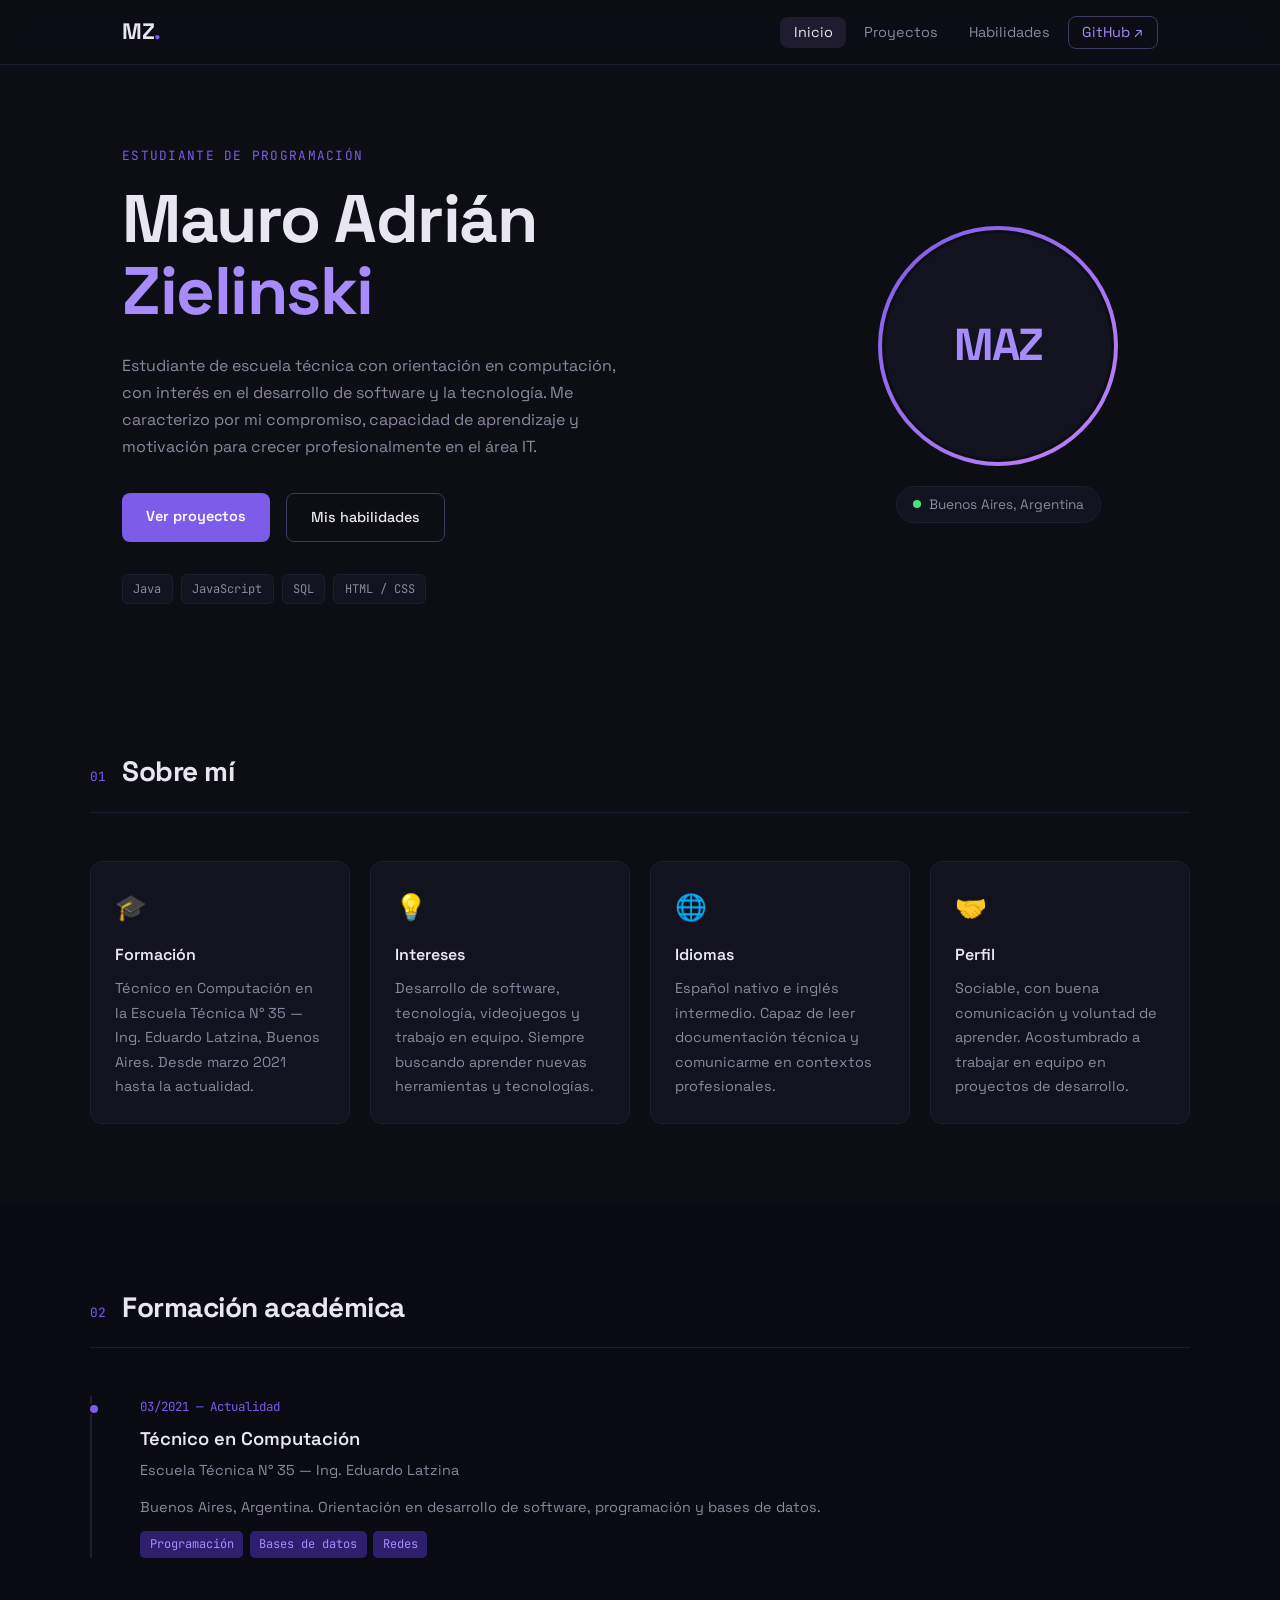
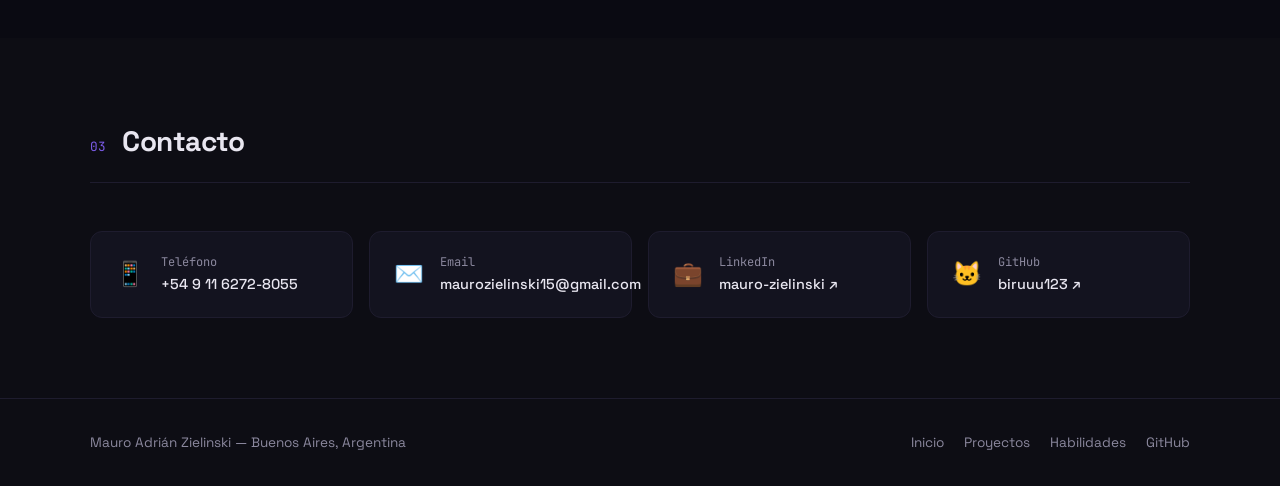
<file: index.html>
<!DOCTYPE html>
<html lang="es">
<head>
  <meta charset="UTF-8" />
  <meta name="viewport" content="width=device-width, initial-scale=1.0"/>
  <title>Mauro Zielinski — Estudiante de Programación</title>
  <link rel="preconnect" href="https://fonts.googleapis.com"/>
  <link rel="preconnect" href="https://fonts.gstatic.com" crossorigin/>
  <link href="https://fonts.googleapis.com/css2?family=Space+Grotesk:wght@300;400;500;600;700&family=JetBrains+Mono:wght@400;500&display=swap" rel="stylesheet"/>
  <link rel="stylesheet" href="style.css"/>
</head>
<body>

  <nav class="navbar">
    <div class="nav-inner">
      <a href="index.html" class="nav-logo">MZ<span class="dot">.</span></a>
      <ul class="nav-links">
        <li><a href="index.html" class="active">Inicio</a></li>
        <li><a href="proyectos.html">Proyectos</a></li>
        <li><a href="habilidades.html">Habilidades</a></li>
        <li><a href="https://github.com/biruuu123" target="_blank" class="btn-outline">GitHub ↗</a></li>
      </ul>
      <button class="nav-toggle" aria-label="Menú">&#9776;</button>
    </div>
  </nav>

  <main>

    <!-- HERO -->
    <section class="hero">
      <div class="hero-grid">
        <div class="hero-text">
          <span class="eyebrow">Estudiante de Programación</span>
          <h1>Mauro Adrián<br><span class="accent">Zielinski</span></h1>
          <p class="hero-bio">
            Estudiante de escuela técnica con orientación en computación, con interés en el desarrollo de software y la tecnología. Me caracterizo por mi compromiso, capacidad de aprendizaje y motivación para crecer profesionalmente en el área IT.
          </p>
          <div class="hero-cta">
            <a href="pages/proyectos.html" class="btn-primary">Ver proyectos</a>
            <a href="pages/habilidades.html" class="btn-secondary">Mis habilidades</a>
          </div>
          <div class="hero-badges">
            <span class="badge">Java</span>
            <span class="badge">JavaScript</span>
            <span class="badge">SQL</span>
            <span class="badge">HTML / CSS</span>
          </div>
        </div>
        <div class="hero-photo-wrap">
          <div class="photo-ring">
            <div class="photo-placeholder">MAZ</div>
          </div>
          <div class="location-tag">
            <span class="dot-pulse"></span>
            Buenos Aires, Argentina
          </div>
        </div>
      </div>
    </section>

    <!-- SOBRE MÍ -->
    <section class="section" id="sobre-mi">
      <div class="container">
        <div class="section-header">
          <span class="section-tag">01</span>
          <h2>Sobre mí</h2>
        </div>
        <div class="about-grid">
          <div class="about-card">
            <div class="about-icon">🎓</div>
            <h3>Formación</h3>
            <p>Técnico en Computación en la Escuela Técnica N° 35 — Ing. Eduardo Latzina, Buenos Aires. Desde marzo 2021 hasta la actualidad.</p>
          </div>
          <div class="about-card">
            <div class="about-icon">💡</div>
            <h3>Intereses</h3>
            <p>Desarrollo de software, tecnología, videojuegos y trabajo en equipo. Siempre buscando aprender nuevas herramientas y tecnologías.</p>
          </div>
          <div class="about-card">
            <div class="about-icon">🌐</div>
            <h3>Idiomas</h3>
            <p>Español nativo e inglés intermedio. Capaz de leer documentación técnica y comunicarme en contextos profesionales.</p>
          </div>
          <div class="about-card">
            <div class="about-icon">🤝</div>
            <h3>Perfil</h3>
            <p>Sociable, con buena comunicación y voluntad de aprender. Acostumbrado a trabajar en equipo en proyectos de desarrollo.</p>
          </div>
        </div>
      </div>
    </section>

    <!-- FORMACIÓN -->
    <section class="section section-dark" id="formacion">
      <div class="container">
        <div class="section-header">
          <span class="section-tag">02</span>
          <h2>Formación académica</h2>
        </div>
        <div class="timeline">
          <div class="timeline-item">
            <div class="timeline-dot"></div>
            <div class="timeline-content">
              <span class="timeline-date">03/2021 — Actualidad</span>
              <h3>Técnico en Computación</h3>
              <p class="timeline-place">Escuela Técnica N° 35 — Ing. Eduardo Latzina</p>
              <p>Buenos Aires, Argentina. Orientación en desarrollo de software, programación y bases de datos.</p>
              <div class="tag-row">
                <span class="tag">Programación</span>
                <span class="tag">Bases de datos</span>
                <span class="tag">Redes</span>
              </div>
            </div>
          </div>
        </div>
      </div>
    </section>

    <!-- CONTACTO RÁPIDO -->
    <section class="section" id="contacto">
      <div class="container">
        <div class="section-header">
          <span class="section-tag">03</span>
          <h2>Contacto</h2>
        </div>
        <div class="contact-grid">
          <a href="tel:+5491162728055" class="contact-card">
            <span class="contact-icon">📱</span>
            <div>
              <span class="contact-label">Teléfono</span>
              <span class="contact-value">+54 9 11 6272-8055</span>
            </div>
          </a>
          <a href="mailto:maurozielinski15@gmail.com" class="contact-card">
            <span class="contact-icon">✉️</span>
            <div>
              <span class="contact-label">Email</span>
              <span class="contact-value">maurozielinski15@gmail.com</span>
            </div>
          </a>
          <a href="https://linkedin.com/in/mauro-zielinski" target="_blank" class="contact-card">
            <span class="contact-icon">💼</span>
            <div>
              <span class="contact-label">LinkedIn</span>
              <span class="contact-value">mauro-zielinski ↗</span>
            </div>
          </a>
          <a href="https://github.com/biruuu123" target="_blank" class="contact-card">
            <span class="contact-icon">🐱</span>
            <div>
              <span class="contact-label">GitHub</span>
              <span class="contact-value">biruuu123 ↗</span>
            </div>
          </a>
        </div>
      </div>
    </section>

  </main>

  <footer class="footer">
    <div class="container">
      <p>Mauro Adrián Zielinski &mdash; Buenos Aires, Argentina</p>
      <div class="footer-links">
        <a href="index.html">Inicio</a>
        <a href="pages/proyectos.html">Proyectos</a>
        <a href="pages/habilidades.html">Habilidades</a>
        <a href="https://github.com/biruuu123" target="_blank">GitHub</a>
      </div>
    </div>
  </footer>

  <script src="main.js"></script>
</body>
</html>
</file>
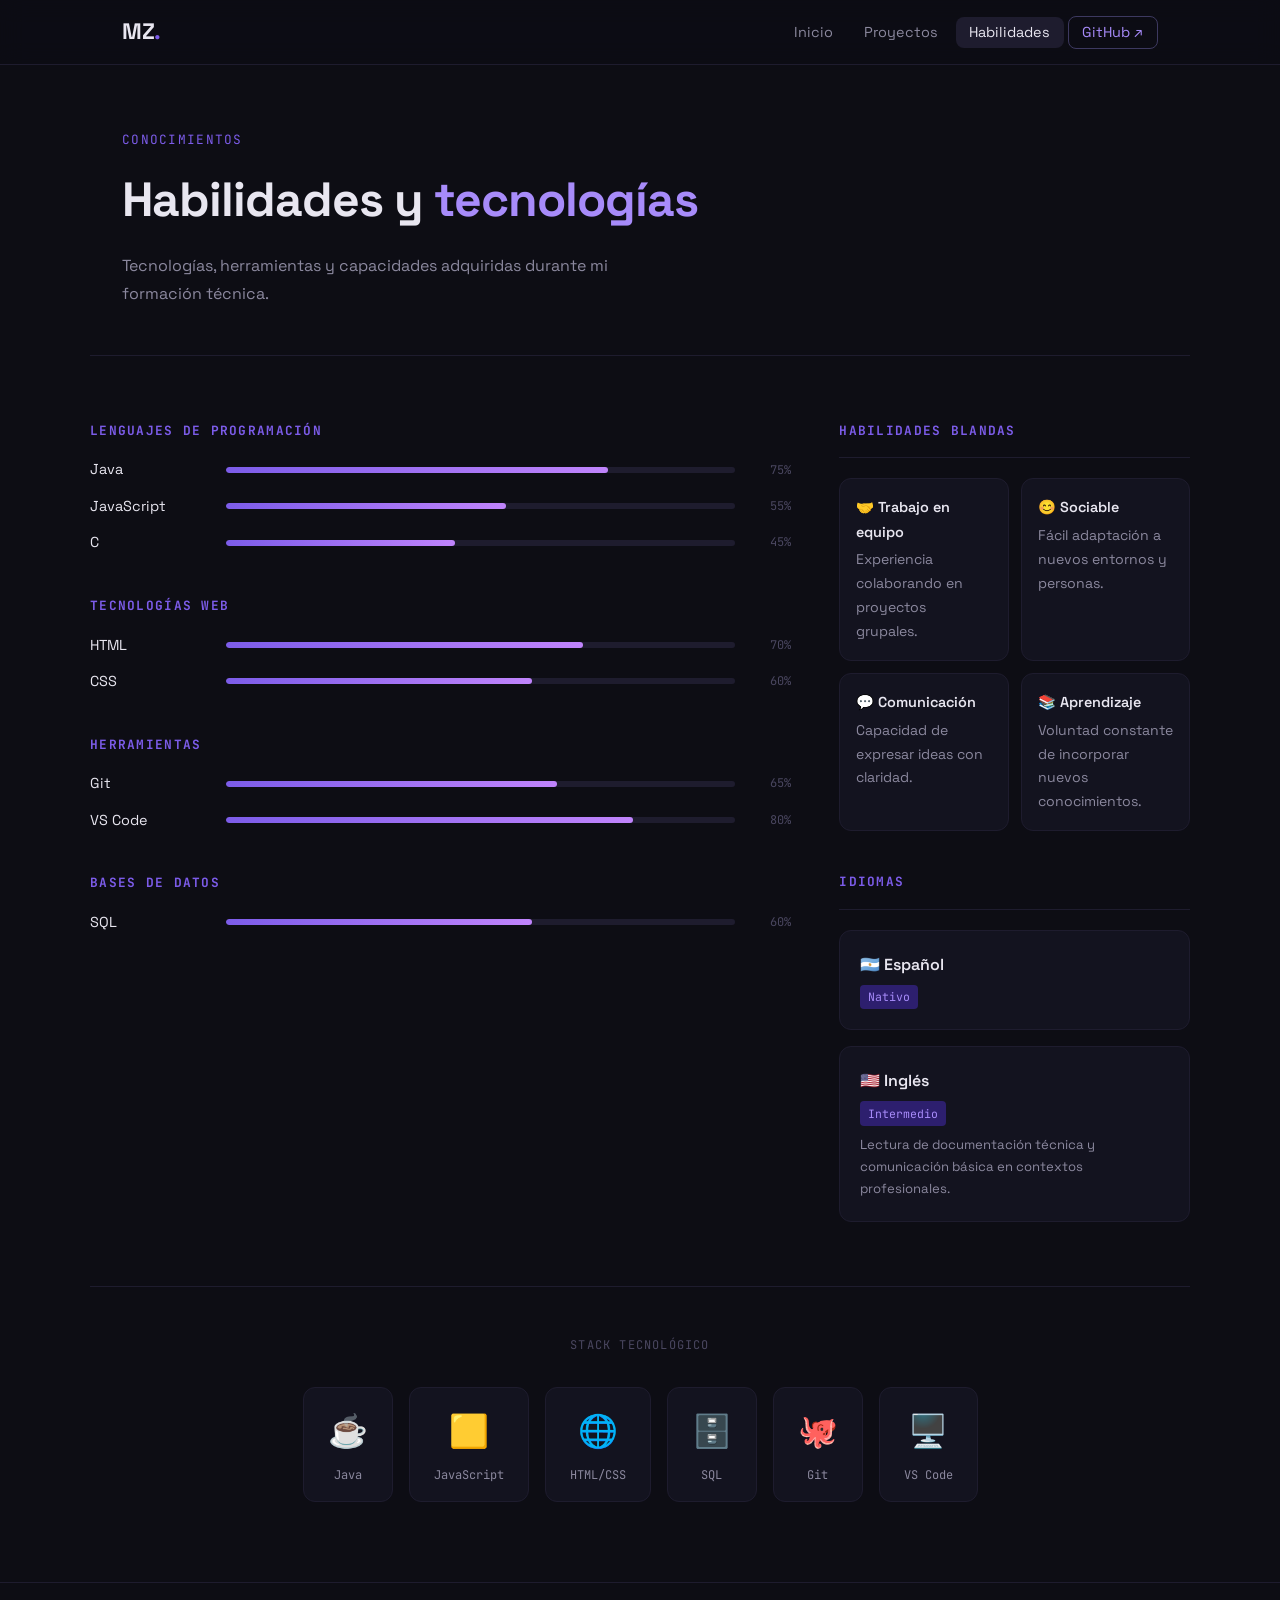
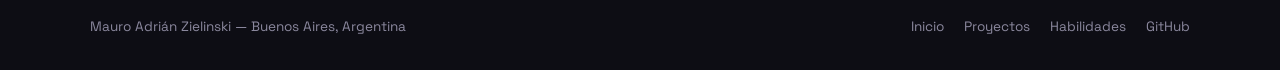
<file: habilidades.html>
<!DOCTYPE html>
<html lang="es">
<head>
  <meta charset="UTF-8" />
  <meta name="viewport" content="width=device-width, initial-scale=1.0"/>
  <title>Habilidades — Mauro Zielinski</title>
  <link rel="preconnect" href="https://fonts.googleapis.com"/>
  <link rel="preconnect" href="https://fonts.gstatic.com" crossorigin/>
  <link href="https://fonts.googleapis.com/css2?family=Space+Grotesk:wght@300;400;500;600;700&family=JetBrains+Mono:wght@400;500&display=swap" rel="stylesheet"/>
  <link rel="stylesheet" href="style.css"/>
</head>
<body>

  <nav class="navbar">
    <div class="nav-inner">
      <a href="index.html" class="nav-logo">MZ<span class="dot">.</span></a>
      <ul class="nav-links">
        <li><a href="index.html">Inicio</a></li>
        <li><a href="proyectos.html">Proyectos</a></li>
        <li><a href="habilidades.html" class="active">Habilidades</a></li>
        <li><a href="https://github.com/biruuu123" target="_blank" class="btn-outline">GitHub ↗</a></li>
      </ul>
      <button class="nav-toggle" aria-label="Menú">&#9776;</button>
    </div>
  </nav>

  <main>
    <div class="page-hero">
      <span class="eyebrow">Conocimientos</span>
      <h1>Habilidades y <span style="color: var(--purple-light)">tecnologías</span></h1>
      <p>Tecnologías, herramientas y capacidades adquiridas durante mi formación técnica.</p>
    </div>

    <div class="container" style="padding-bottom: 5rem;">
      <div class="skills-layout">

        <!-- COLUMNA PRINCIPAL: HARD SKILLS -->
        <div>
          <div class="skill-category">
            <h3>Lenguajes de programación</h3>
            <div class="skill-list" id="lang-skills">
              <div class="skill-item">
                <span class="skill-name">Java</span>
                <div class="skill-bar-bg">
                  <div class="skill-bar-fill" data-width="75" style="width:0%"></div>
                </div>
                <span class="skill-level">75%</span>
              </div>
              <div class="skill-item">
                <span class="skill-name">JavaScript</span>
                <div class="skill-bar-bg">
                  <div class="skill-bar-fill" data-width="55" style="width:0%"></div>
                </div>
                <span class="skill-level">55%</span>
              </div>
              <div class="skill-item">
                <span class="skill-name">C</span>
                <div class="skill-bar-bg">
                  <div class="skill-bar-fill" data-width="45" style="width:0%"></div>
                </div>
                <span class="skill-level">45%</span>
              </div>
            </div>
          </div>

          <div class="skill-category">
            <h3>Tecnologías web</h3>
            <div class="skill-list">
              <div class="skill-item">
                <span class="skill-name">HTML</span>
                <div class="skill-bar-bg">
                  <div class="skill-bar-fill" data-width="70" style="width:0%"></div>
                </div>
                <span class="skill-level">70%</span>
              </div>
              <div class="skill-item">
                <span class="skill-name">CSS</span>
                <div class="skill-bar-bg">
                  <div class="skill-bar-fill" data-width="60" style="width:0%"></div>
                </div>
                <span class="skill-level">60%</span>
              </div>
            </div>
          </div>

          <div class="skill-category">
            <h3>Herramientas</h3>
            <div class="skill-list">
              <div class="skill-item">
                <span class="skill-name">Git</span>
                <div class="skill-bar-bg">
                  <div class="skill-bar-fill" data-width="65" style="width:0%"></div>
                </div>
                <span class="skill-level">65%</span>
              </div>
              <div class="skill-item">
                <span class="skill-name">VS Code</span>
                <div class="skill-bar-bg">
                  <div class="skill-bar-fill" data-width="80" style="width:0%"></div>
                </div>
                <span class="skill-level">80%</span>
              </div>
            </div>
          </div>

          <div class="skill-category">
            <h3>Bases de datos</h3>
            <div class="skill-list">
              <div class="skill-item">
                <span class="skill-name">SQL</span>
                <div class="skill-bar-bg">
                  <div class="skill-bar-fill" data-width="60" style="width:0%"></div>
                </div>
                <span class="skill-level">60%</span>
              </div>
            </div>
          </div>
        </div>

        <!-- COLUMNA LATERAL: SOFT SKILLS + IDIOMAS -->
        <div>
          <div style="margin-bottom: 2.5rem;">
            <div class="section-header" style="margin-bottom: 1.25rem;">
              <h3 style="font-size: 0.8rem; font-family: var(--mono); color: var(--purple); text-transform: uppercase; letter-spacing: 0.1em;">Habilidades blandas</h3>
            </div>
            <div class="soft-grid">
              <div class="soft-card">
                <strong>🤝 Trabajo en equipo</strong>
                Experiencia colaborando en proyectos grupales.
              </div>
              <div class="soft-card">
                <strong>😊 Sociable</strong>
                Fácil adaptación a nuevos entornos y personas.
              </div>
              <div class="soft-card">
                <strong>💬 Comunicación</strong>
                Capacidad de expresar ideas con claridad.
              </div>
              <div class="soft-card">
                <strong>📚 Aprendizaje</strong>
                Voluntad constante de incorporar nuevos conocimientos.
              </div>
            </div>
          </div>

          <div>
            <div class="section-header" style="margin-bottom: 1.25rem;">
              <h3 style="font-size: 0.8rem; font-family: var(--mono); color: var(--purple); text-transform: uppercase; letter-spacing: 0.1em;">Idiomas</h3>
            </div>
            <div class="lang-cards">
              <div class="lang-card">
                <div class="lang-name">🇦🇷 Español</div>
                <span class="lang-level">Nativo</span>
              </div>
              <div class="lang-card">
                <div class="lang-name">🇺🇸 Inglés</div>
                <span class="lang-level">Intermedio</span>
                <p style="font-size: 0.82rem; color: var(--text-muted); margin-top: 0.5rem;">Lectura de documentación técnica y comunicación básica en contextos profesionales.</p>
              </div>
            </div>
          </div>
        </div>

      </div>

      <!-- TECH ICONS ROW -->
      <div style="margin-top: 4rem; padding-top: 3rem; border-top: 1px solid var(--border);">
        <p style="text-align: center; font-family: var(--mono); font-size: 0.75rem; color: var(--text-dim); text-transform: uppercase; letter-spacing: 0.1em; margin-bottom: 2rem;">Stack tecnológico</p>
        <div style="display: flex; flex-wrap: wrap; gap: 1rem; justify-content: center;">
          <div style="background: var(--bg-card); border: 1px solid var(--border); border-radius: var(--radius); padding: 1rem 1.5rem; text-align: center; min-width: 90px;">
            <div style="font-size: 2rem; margin-bottom: 0.4rem;">☕</div>
            <div style="font-family: var(--mono); font-size: 0.75rem; color: var(--text-muted);">Java</div>
          </div>
          <div style="background: var(--bg-card); border: 1px solid var(--border); border-radius: var(--radius); padding: 1rem 1.5rem; text-align: center; min-width: 90px;">
            <div style="font-size: 2rem; margin-bottom: 0.4rem;">🟨</div>
            <div style="font-family: var(--mono); font-size: 0.75rem; color: var(--text-muted);">JavaScript</div>
          </div>
          <div style="background: var(--bg-card); border: 1px solid var(--border); border-radius: var(--radius); padding: 1rem 1.5rem; text-align: center; min-width: 90px;">
            <div style="font-size: 2rem; margin-bottom: 0.4rem;">🌐</div>
            <div style="font-family: var(--mono); font-size: 0.75rem; color: var(--text-muted);">HTML/CSS</div>
          </div>
          <div style="background: var(--bg-card); border: 1px solid var(--border); border-radius: var(--radius); padding: 1rem 1.5rem; text-align: center; min-width: 90px;">
            <div style="font-size: 2rem; margin-bottom: 0.4rem;">🗄️</div>
            <div style="font-family: var(--mono); font-size: 0.75rem; color: var(--text-muted);">SQL</div>
          </div>
          <div style="background: var(--bg-card); border: 1px solid var(--border); border-radius: var(--radius); padding: 1rem 1.5rem; text-align: center; min-width: 90px;">
            <div style="font-size: 2rem; margin-bottom: 0.4rem;">🐙</div>
            <div style="font-family: var(--mono); font-size: 0.75rem; color: var(--text-muted);">Git</div>
          </div>
          <div style="background: var(--bg-card); border: 1px solid var(--border); border-radius: var(--radius); padding: 1rem 1.5rem; text-align: center; min-width: 90px;">
            <div style="font-size: 2rem; margin-bottom: 0.4rem;">🖥️</div>
            <div style="font-family: var(--mono); font-size: 0.75rem; color: var(--text-muted);">VS Code</div>
          </div>
        </div>
      </div>
    </div>
  </main>

  <footer class="footer">
    <div class="container">
      <p>Mauro Adrián Zielinski &mdash; Buenos Aires, Argentina</p>
      <div class="footer-links">
        <a href="index.html">Inicio</a>
        <a href="proyectos.html">Proyectos</a>
        <a href="habilidades.html">Habilidades</a>
        <a href="https://github.com/biruuu123" target="_blank">GitHub</a>
      </div>
    </div>
  </footer>

  <script src="main.js"></script>
</body>
</html>
</file>
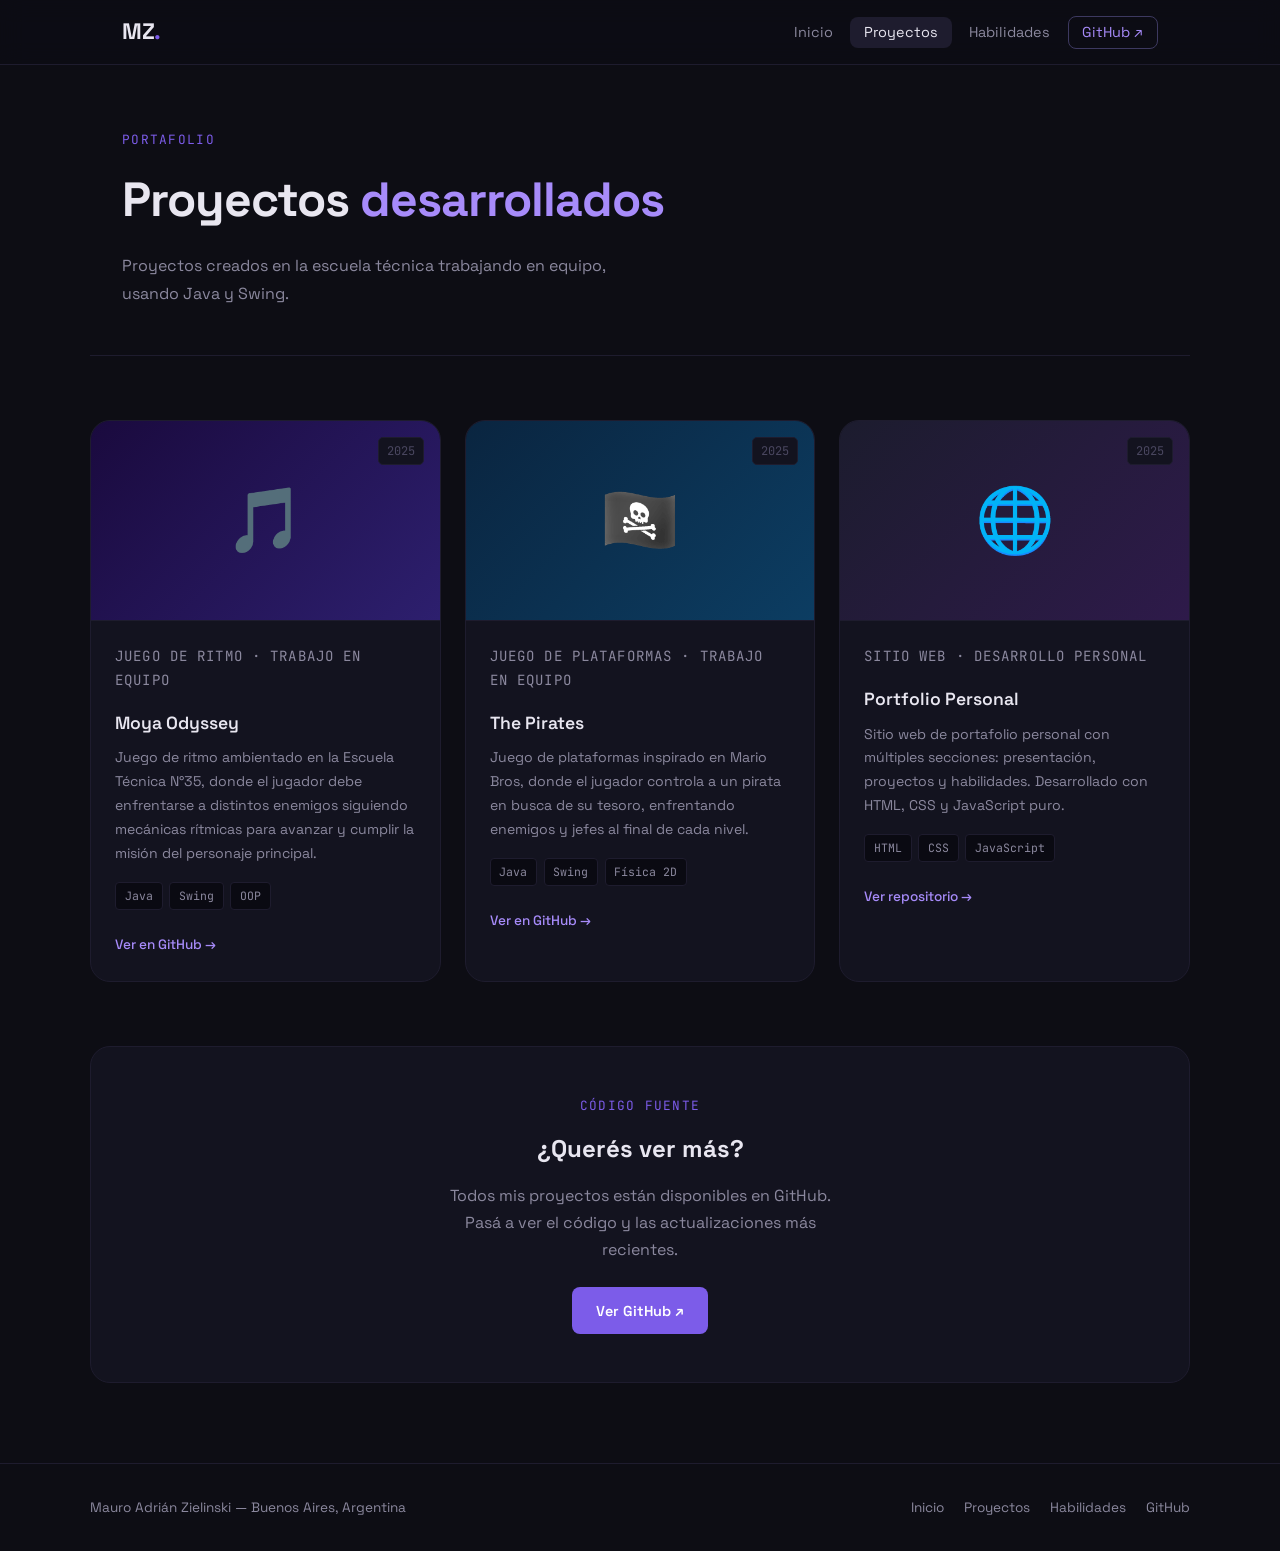
<file: proyectos.html>
<!DOCTYPE html>
<html lang="es">
<head>
  <meta charset="UTF-8" />
  <meta name="viewport" content="width=device-width, initial-scale=1.0"/>
  <title>Proyectos — Mauro Zielinski</title>
  <link rel="preconnect" href="https://fonts.googleapis.com"/>
  <link rel="preconnect" href="https://fonts.gstatic.com" crossorigin/>
  <link href="https://fonts.googleapis.com/css2?family=Space+Grotesk:wght@300;400;500;600;700&family=JetBrains+Mono:wght@400;500&display=swap" rel="stylesheet"/>
  <link rel="stylesheet" href="style.css"/>
</head>
<body>

  <nav class="navbar">
    <div class="nav-inner">
      <a href="index.html" class="nav-logo">MZ<span class="dot">.</span></a>
      <ul class="nav-links">
        <li><a href="index.html">Inicio</a></li>
        <li><a href="proyectos.html" class="active">Proyectos</a></li>
        <li><a href="habilidades.html">Habilidades</a></li>
        <li><a href="https://github.com/biruuu123" target="_blank" class="btn-outline">GitHub ↗</a></li>
      </ul>
      <button class="nav-toggle" aria-label="Menú">&#9776;</button>
    </div>
  </nav>

  <main>
    <div class="page-hero">
      <span class="eyebrow">Portafolio</span>
      <h1>Proyectos <span style="color: var(--purple-light)">desarrollados</span></h1>
      <p>Proyectos creados en la escuela técnica trabajando en equipo, usando Java y Swing.</p>
    </div>

    <div class="container" style="padding-bottom: 5rem;">
      <div class="projects-grid">

        <!-- PROYECTO 1 -->
        <div class="project-card">
          <div class="project-thumb" style="background: linear-gradient(135deg, #1a0a3e, #2d1f6e);">
            🎵
            <span class="project-year">2025</span>
          </div>
          <div class="project-body">
            <p class="project-type">Juego de Ritmo · Trabajo en equipo</p>
            <h3>Moya Odyssey</h3>
            <p>Juego de ritmo ambientado en la Escuela Técnica N°35, donde el jugador debe enfrentarse a distintos enemigos siguiendo mecánicas rítmicas para avanzar y cumplir la misión del personaje principal.</p>
            <div class="project-techs">
              <span class="tech-pill">Java</span>
              <span class="tech-pill">Swing</span>
              <span class="tech-pill">OOP</span>
            </div>
            <a href="https://github.com/biruuu123" target="_blank" class="project-link">Ver en GitHub →</a>
          </div>
        </div>

        <!-- PROYECTO 2 -->
        <div class="project-card">
          <div class="project-thumb" style="background: linear-gradient(135deg, #0a2540, #0c3d62);">
            🏴‍☠️
            <span class="project-year">2025</span>
          </div>
          <div class="project-body">
            <p class="project-type">Juego de Plataformas · Trabajo en equipo</p>
            <h3>The Pirates</h3>
            <p>Juego de plataformas inspirado en Mario Bros, donde el jugador controla a un pirata en busca de su tesoro, enfrentando enemigos y jefes al final de cada nivel.</p>
            <div class="project-techs">
              <span class="tech-pill">Java</span>
              <span class="tech-pill">Swing</span>
              <span class="tech-pill">Física 2D</span>
            </div>
            <a href="https://github.com/biruuu123" target="_blank" class="project-link">Ver en GitHub →</a>
          </div>
        </div>

        <!-- PROYECTO PLACEHOLDER / SITIO WEB -->
        <div class="project-card">
          <div class="project-thumb" style="background: linear-gradient(135deg, #1c1c2e, #2e1a4a);">
            🌐
            <span class="project-year">2025</span>
          </div>
          <div class="project-body">
            <p class="project-type">Sitio Web · Desarrollo personal</p>
            <h3>Portfolio Personal</h3>
            <p>Sitio web de portafolio personal con múltiples secciones: presentación, proyectos y habilidades. Desarrollado con HTML, CSS y JavaScript puro.</p>
            <div class="project-techs">
              <span class="tech-pill">HTML</span>
              <span class="tech-pill">CSS</span>
              <span class="tech-pill">JavaScript</span>
            </div>
            <a href="https://github.com/biruuu123" target="_blank" class="project-link">Ver repositorio →</a>
          </div>
        </div>

      </div>

      <!-- GITHUB CTA -->
      <div style="margin-top: 4rem; text-align: center; padding: 3rem; background: var(--bg-card); border: 1px solid var(--border); border-radius: var(--radius-lg);">
        <p style="font-family: var(--mono); font-size: 0.8rem; color: var(--purple); margin-bottom: 0.75rem; text-transform: uppercase; letter-spacing: 0.1em;">Código fuente</p>
        <h2 style="font-size: 1.5rem; margin-bottom: 0.75rem;">¿Querés ver más?</h2>
        <p style="color: var(--text-muted); margin-bottom: 1.5rem; max-width: 400px; margin-left: auto; margin-right: auto;">Todos mis proyectos están disponibles en GitHub. Pasá a ver el código y las actualizaciones más recientes.</p>
        <a href="https://github.com/biruuu123" target="_blank" class="btn-primary">Ver GitHub ↗</a>
      </div>
    </div>
  </main>

  <footer class="footer">
    <div class="container">
      <p>Mauro Adrián Zielinski &mdash; Buenos Aires, Argentina</p>
      <div class="footer-links">
        <a href="../index.html">Inicio</a>
        <a href="proyectos.html">Proyectos</a>
        <a href="habilidades.html">Habilidades</a>
        <a href="https://github.com/biruuu123" target="_blank">GitHub</a>
      </div>
    </div>
  </footer>

  <script src="main.js"></script>
</body>
</html>
</file>
<file: style.css>
*, *::before, *::after { box-sizing: border-box; margin: 0; padding: 0; }

:root {
  --bg: #0d0d14;
  --bg-card: #13131f;
  --bg-section: #0a0a12;
  --purple: #7c5ce9;
  --purple-light: #a78bfa;
  --purple-dim: #2d1f6e;
  --text: #e8e6f0;
  --text-muted: #8b889e;
  --text-dim: #4a4760;
  --border: #1e1c2e;
  --border-hover: #3d3960;
  --accent: #c084fc;
  --green: #4ade80;
  --font: 'Space Grotesk', sans-serif;
  --mono: 'JetBrains Mono', monospace;
  --radius: 12px;
  --radius-lg: 20px;
}

html { scroll-behavior: smooth; }
body {
  font-family: var(--font);
  background: var(--bg);
  color: var(--text);
  line-height: 1.7;
  font-size: 16px;
  -webkit-font-smoothing: antialiased;
}

/* ── NAVBAR ── */
.navbar {
  position: sticky;
  top: 0;
  z-index: 100;
  background: rgba(13, 13, 20, 0.85);
  backdrop-filter: blur(12px);
  border-bottom: 1px solid var(--border);
}
.nav-inner {
  max-width: 1100px;
  margin: auto;
  padding: 0 2rem;
  height: 64px;
  display: flex;
  align-items: center;
  gap: 2rem;
}
.nav-logo {
  font-size: 1.4rem;
  font-weight: 700;
  color: var(--text);
  text-decoration: none;
  letter-spacing: -0.5px;
}
.nav-logo .dot { color: var(--purple); }
.nav-links {
  display: flex;
  align-items: center;
  gap: 0.25rem;
  list-style: none;
  margin-left: auto;
}
.nav-links a {
  color: var(--text-muted);
  text-decoration: none;
  font-size: 0.9rem;
  padding: 0.4rem 0.85rem;
  border-radius: 8px;
  transition: all 0.2s;
}
.nav-links a:hover, .nav-links a.active {
  color: var(--text);
  background: var(--border);
}
.btn-outline {
  border: 1px solid var(--border-hover) !important;
  color: var(--purple-light) !important;
}
.btn-outline:hover {
  background: var(--purple-dim) !important;
  border-color: var(--purple) !important;
}
.nav-toggle {
  display: none;
  background: none;
  border: none;
  color: var(--text);
  font-size: 1.4rem;
  cursor: pointer;
  margin-left: auto;
}

/* ── HERO ── */
.hero {
  padding: 5rem 2rem 4rem;
  max-width: 1100px;
  margin: auto;
}
.hero-grid {
  display: grid;
  grid-template-columns: 1fr 320px;
  gap: 4rem;
  align-items: center;
}
.eyebrow {
  font-family: var(--mono);
  font-size: 0.8rem;
  color: var(--purple);
  letter-spacing: 0.1em;
  text-transform: uppercase;
  display: block;
  margin-bottom: 1rem;
}
.hero-text h1 {
  font-size: clamp(2.5rem, 6vw, 4.2rem);
  font-weight: 700;
  line-height: 1.08;
  letter-spacing: -1.5px;
  margin-bottom: 1.5rem;
}
.hero-text h1 .accent { color: var(--purple-light); }
.hero-bio {
  color: var(--text-muted);
  max-width: 520px;
  margin-bottom: 2rem;
  font-size: 1rem;
}
.hero-cta {
  display: flex;
  gap: 1rem;
  flex-wrap: wrap;
  margin-bottom: 2rem;
}
.btn-primary {
  background: var(--purple);
  color: white;
  padding: 0.7rem 1.5rem;
  border-radius: 8px;
  text-decoration: none;
  font-weight: 600;
  font-size: 0.9rem;
  transition: all 0.2s;
  display: inline-block;
}
.btn-primary:hover { background: #6d50d0; transform: translateY(-1px); }
.btn-secondary {
  background: transparent;
  color: var(--text);
  padding: 0.7rem 1.5rem;
  border-radius: 8px;
  text-decoration: none;
  font-weight: 500;
  font-size: 0.9rem;
  border: 1px solid var(--border-hover);
  transition: all 0.2s;
  display: inline-block;
}
.btn-secondary:hover { border-color: var(--purple); color: var(--purple-light); }
.hero-badges { display: flex; gap: 0.5rem; flex-wrap: wrap; }
.badge {
  font-family: var(--mono);
  font-size: 0.75rem;
  background: var(--bg-card);
  border: 1px solid var(--border);
  color: var(--text-muted);
  padding: 0.25rem 0.65rem;
  border-radius: 6px;
}

.hero-photo-wrap {
  display: flex;
  flex-direction: column;
  align-items: center;
  gap: 1.25rem;
}
.photo-ring {
  width: 240px;
  height: 240px;
  border-radius: 50%;
  background: linear-gradient(135deg, var(--purple), var(--accent));
  padding: 4px;
  display: flex;
  align-items: center;
  justify-content: center;
}
.photo-placeholder {
  width: 100%;
  height: 100%;
  border-radius: 50%;
  background: var(--bg-card);
  border: 3px solid var(--bg);
  display: flex;
  align-items: center;
  justify-content: center;
  font-size: 2.8rem;
  font-weight: 700;
  color: var(--purple-light);
  letter-spacing: -2px;
}
.photo-ring img {
  width: 100%;
  height: 100%;
  border-radius: 50%;
  object-fit: cover;
  border: 3px solid var(--bg);
}
.location-tag {
  display: flex;
  align-items: center;
  gap: 0.5rem;
  font-size: 0.85rem;
  color: var(--text-muted);
  background: var(--bg-card);
  border: 1px solid var(--border);
  padding: 0.4rem 1rem;
  border-radius: 20px;
}
.dot-pulse {
  width: 8px; height: 8px;
  border-radius: 50%;
  background: var(--green);
  display: inline-block;
  animation: pulse 2s infinite;
}
@keyframes pulse {
  0%, 100% { opacity: 1; }
  50% { opacity: 0.3; }
}

/* ── SECTIONS ── */
.section { padding: 5rem 2rem; }
.section-dark { background: var(--bg-section); }
.container { max-width: 1100px; margin: auto; }
.section-header {
  display: flex;
  align-items: baseline;
  gap: 1rem;
  margin-bottom: 3rem;
  padding-bottom: 1rem;
  border-bottom: 1px solid var(--border);
}
.section-tag {
  font-family: var(--mono);
  font-size: 0.8rem;
  color: var(--purple);
}
.section-header h2 {
  font-size: 1.75rem;
  font-weight: 700;
  letter-spacing: -0.5px;
}

/* ABOUT CARDS */
.about-grid {
  display: grid;
  grid-template-columns: repeat(auto-fit, minmax(220px, 1fr));
  gap: 1.25rem;
}
.about-card {
  background: var(--bg-card);
  border: 1px solid var(--border);
  border-radius: var(--radius);
  padding: 1.5rem;
  transition: border-color 0.2s;
}
.about-card:hover { border-color: var(--border-hover); }
.about-icon { font-size: 1.6rem; margin-bottom: 0.75rem; }
.about-card h3 { font-size: 1rem; font-weight: 600; margin-bottom: 0.5rem; }
.about-card p { font-size: 0.9rem; color: var(--text-muted); }

/* TIMELINE */
.timeline { display: flex; flex-direction: column; gap: 2rem; padding-left: 1.5rem; border-left: 2px solid var(--border); }
.timeline-item { position: relative; padding-left: 1.5rem; }
.timeline-dot {
  position: absolute;
  left: -1.75rem;
  top: 0.4rem;
  width: 12px; height: 12px;
  border-radius: 50%;
  background: var(--purple);
  border: 2px solid var(--bg-section);
}
.timeline-date { font-family: var(--mono); font-size: 0.78rem; color: var(--purple); display: block; margin-bottom: 0.35rem; }
.timeline-content h3 { font-size: 1.15rem; font-weight: 600; margin-bottom: 0.25rem; }
.timeline-place { color: var(--text-muted); font-size: 0.9rem; margin-bottom: 0.5rem; }
.timeline-content p { color: var(--text-muted); font-size: 0.9rem; margin-bottom: 0.75rem; }
.tag-row { display: flex; flex-wrap: wrap; gap: 0.4rem; }
.tag {
  font-size: 0.75rem;
  background: var(--purple-dim);
  color: var(--purple-light);
  padding: 0.2rem 0.6rem;
  border-radius: 5px;
  font-family: var(--mono);
}

/* CONTACT */
.contact-grid { display: grid; grid-template-columns: repeat(auto-fit, minmax(240px, 1fr)); gap: 1rem; }
.contact-card {
  display: flex;
  align-items: center;
  gap: 1rem;
  background: var(--bg-card);
  border: 1px solid var(--border);
  border-radius: var(--radius);
  padding: 1.25rem 1.5rem;
  text-decoration: none;
  color: var(--text);
  transition: all 0.2s;
}
.contact-card:hover { border-color: var(--purple); transform: translateY(-2px); }
.contact-icon { font-size: 1.5rem; }
.contact-label { display: block; font-size: 0.75rem; color: var(--text-muted); font-family: var(--mono); }
.contact-value { display: block; font-size: 0.9rem; font-weight: 500; }

/* ── FOOTER ── */
.footer {
  border-top: 1px solid var(--border);
  padding: 2rem;
}
.footer .container {
  display: flex;
  align-items: center;
  justify-content: space-between;
  flex-wrap: wrap;
  gap: 1rem;
}
.footer p { font-size: 0.85rem; color: var(--text-muted); }
.footer-links { display: flex; gap: 1.25rem; }
.footer-links a { font-size: 0.85rem; color: var(--text-muted); text-decoration: none; transition: color 0.2s; }
.footer-links a:hover { color: var(--purple-light); }

/* ── PROJECTS PAGE ── */
.projects-grid { display: grid; grid-template-columns: repeat(auto-fit, minmax(320px, 1fr)); gap: 1.5rem; }
.project-card {
  background: var(--bg-card);
  border: 1px solid var(--border);
  border-radius: var(--radius-lg);
  overflow: hidden;
  transition: all 0.2s;
}
.project-card:hover { border-color: var(--purple); transform: translateY(-3px); }
.project-thumb {
  height: 200px;
  display: flex;
  align-items: center;
  justify-content: center;
  font-size: 4rem;
  background: var(--bg-section);
  border-bottom: 1px solid var(--border);
  position: relative;
}
.project-year {
  position: absolute;
  top: 1rem; right: 1rem;
  font-family: var(--mono);
  font-size: 0.75rem;
  color: var(--text-dim);
  background: var(--bg-card);
  border: 1px solid var(--border);
  padding: 0.2rem 0.5rem;
  border-radius: 5px;
}
.project-body { padding: 1.5rem; }
.project-type {
  font-family: var(--mono);
  font-size: 0.7rem;
  color: var(--purple);
  text-transform: uppercase;
  letter-spacing: 0.08em;
  margin-bottom: 0.4rem;
}
.project-body h3 { font-size: 1.1rem; font-weight: 600; margin-bottom: 0.5rem; }
.project-body p { font-size: 0.88rem; color: var(--text-muted); margin-bottom: 1rem; }
.project-techs { display: flex; gap: 0.4rem; flex-wrap: wrap; margin-bottom: 1.25rem; }
.tech-pill {
  font-family: var(--mono);
  font-size: 0.72rem;
  padding: 0.2rem 0.55rem;
  border-radius: 4px;
  background: var(--bg-section);
  border: 1px solid var(--border);
  color: var(--text-muted);
}
.project-link {
  display: inline-flex;
  align-items: center;
  gap: 0.4rem;
  color: var(--purple-light);
  text-decoration: none;
  font-size: 0.85rem;
  font-weight: 500;
  transition: gap 0.2s;
}
.project-link:hover { gap: 0.7rem; }

/* ── SKILLS PAGE ── */
.skills-layout { display: grid; grid-template-columns: 2fr 1fr; gap: 3rem; align-items: start; }
.skill-category { margin-bottom: 2.5rem; }
.skill-category h3 { font-size: 0.8rem; font-family: var(--mono); color: var(--purple); text-transform: uppercase; letter-spacing: 0.1em; margin-bottom: 1rem; }
.skill-list { display: flex; flex-direction: column; gap: 0.75rem; }
.skill-item { display: flex; align-items: center; gap: 1rem; }
.skill-name { font-size: 0.9rem; min-width: 120px; }
.skill-bar-bg { flex: 1; height: 6px; background: var(--border); border-radius: 3px; overflow: hidden; }
.skill-bar-fill { height: 100%; border-radius: 3px; background: linear-gradient(90deg, var(--purple), var(--accent)); transition: width 1s ease; }
.skill-level { font-family: var(--mono); font-size: 0.75rem; color: var(--text-dim); min-width: 40px; text-align: right; }

.soft-grid { display: grid; grid-template-columns: 1fr 1fr; gap: 0.75rem; }
.soft-card {
  background: var(--bg-card);
  border: 1px solid var(--border);
  border-radius: var(--radius);
  padding: 1rem;
  font-size: 0.88rem;
  color: var(--text-muted);
}
.soft-card strong { display: block; color: var(--text); font-weight: 600; margin-bottom: 0.25rem; font-size: 0.9rem; }

.lang-cards { display: flex; flex-direction: column; gap: 1rem; }
.lang-card {
  background: var(--bg-card);
  border: 1px solid var(--border);
  border-radius: var(--radius);
  padding: 1.25rem;
}
.lang-card .lang-name { font-weight: 600; margin-bottom: 0.25rem; }
.lang-card .lang-level {
  display: inline-block;
  font-family: var(--mono);
  font-size: 0.72rem;
  padding: 0.15rem 0.5rem;
  border-radius: 4px;
  background: var(--purple-dim);
  color: var(--purple-light);
}

/* ── PAGE HERO ── */
.page-hero {
  padding: 4rem 2rem 3rem;
  max-width: 1100px;
  margin: auto;
  border-bottom: 1px solid var(--border);
  margin-bottom: 4rem;
}
.page-hero .eyebrow { margin-bottom: 0.5rem; }
.page-hero h1 { font-size: clamp(2rem, 5vw, 3rem); font-weight: 700; letter-spacing: -1px; }
.page-hero p { color: var(--text-muted); max-width: 520px; margin-top: 0.75rem; }

/* ── RESPONSIVE ── */
@media (max-width: 768px) {
  .hero-grid { grid-template-columns: 1fr; }
  .hero-photo-wrap { order: -1; }
  .photo-ring { width: 160px; height: 160px; }
  .photo-placeholder { font-size: 1.8rem; }
  .skills-layout { grid-template-columns: 1fr; }
  .nav-links { display: none; }
  .nav-toggle { display: block; }
  .nav-links.open {
    display: flex;
    flex-direction: column;
    position: absolute;
    top: 64px; left: 0; right: 0;
    background: var(--bg);
    border-bottom: 1px solid var(--border);
    padding: 1rem 2rem;
    gap: 0.25rem;
    z-index: 99;
  }
  .footer .container { flex-direction: column; }
}
</file>
